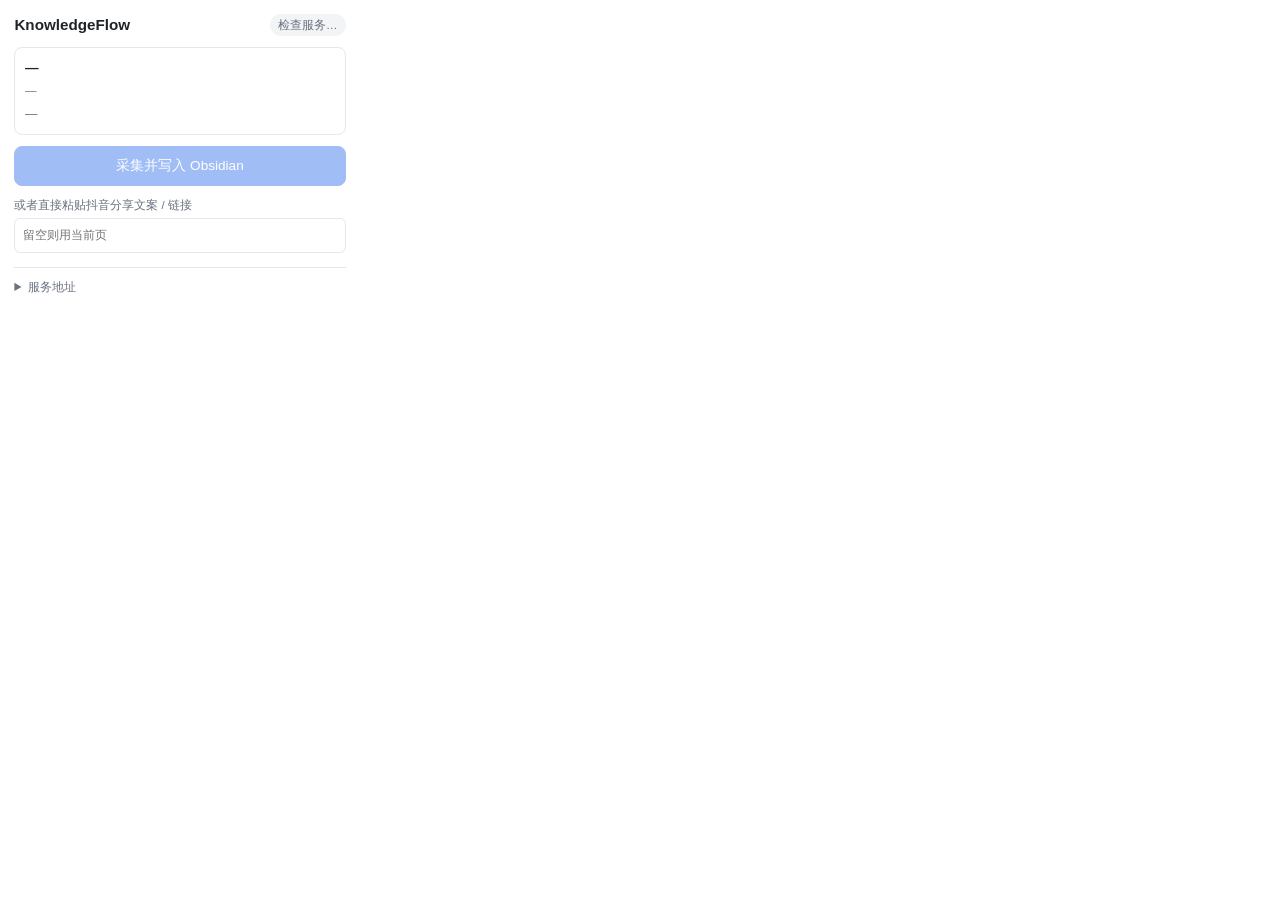
<file: extension/popup.html>
<!DOCTYPE html>
<html lang="zh-CN">
<head>
<meta charset="utf-8">
<title>KnowledgeFlow</title>
<link rel="stylesheet" href="popup.css">
</head>
<body>

<header>
  <h1>KnowledgeFlow</h1>
  <span id="status" class="chip">检查服务…</span>
</header>

<section class="page">
  <div id="page-title" class="page-title">—</div>
  <div id="page-url" class="page-url">—</div>
  <div id="verdict" class="verdict">—</div>
</section>

<div class="actions">
  <button id="btn-clip" type="button" disabled>采集并写入 Obsidian</button>
</div>

<label class="paste">
  或者直接粘贴抖音分享文案 / 链接
  <input id="paste-url" type="text" spellcheck="false" placeholder="留空则用当前页">
</label>

<div id="result" class="result hidden"></div>

<details class="settings">
  <summary>服务地址</summary>
  <label>
    <input id="api-base" type="text" spellcheck="false">
  </label>
  <div class="hint">
    默认 <code>http://127.0.0.1:8000</code>。改端口要同时改 <code>manifest.json</code>
    的 <code>host_permissions</code>，否则浏览器会拦掉请求。
  </div>
</details>

<script src="urlmatch.js"></script>
<script src="popup.js"></script>
</body>
</html>
</file>
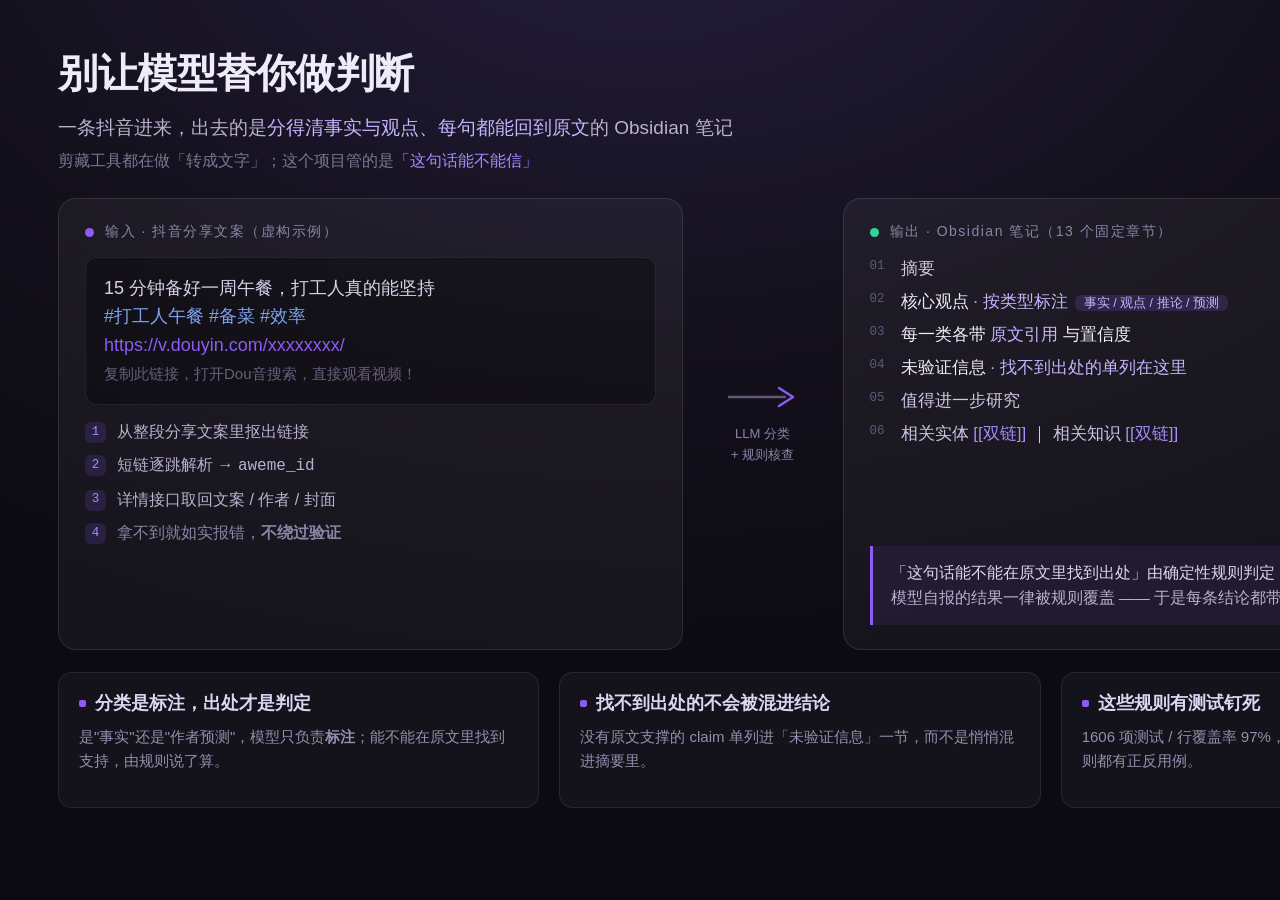
<file: docs/images/src/pipeline.html>
<!doctype html>
<html lang="zh-CN">
<head>
<meta charset="utf-8">
<!-- README 主图。定位打的是「可信度」而不是「搬运」：
     别的剪藏工具把视频变成文字，这里多做一步 —— 分清哪句能信。
     全部使用**虚构**博主与文案，真实短视频标题/作者名不进公开仓库。 -->
<style>
  * { margin: 0; padding: 0; box-sizing: border-box; }
  body {
    width: 1600px; height: 900px; overflow: hidden;
    font-family: -apple-system, "PingFang SC", "Helvetica Neue", sans-serif;
    background: radial-gradient(1200px 760px at 50% -12%, #241D3C 0%, #14111D 58%, #0C0A12 100%);
    color: #EFEBF8; padding: 46px 58px 34px; display: flex; flex-direction: column;
  }
  h1 { font-size: 40px; font-weight: 600; letter-spacing: -.5px; }
  h1 em { color: #C4B5FD; font-style: normal; }
  .sub { margin-top: 14px; font-size: 19px; color: #B9B1CE; }
  .kicker { margin-top: 10px; font-size: 16px; color: #7C7593; }
  .kicker b { color: #A78BFA; font-weight: 500; }

  .stage { display: grid; grid-template-columns: 1fr 112px 1.12fr; gap: 24px; height: 452px; margin-top: 26px; }

  .card {
    border-radius: 18px; padding: 24px 26px;
    background: rgba(255,255,255,.045); border: 1px solid rgba(255,255,255,.10);
    display: flex; flex-direction: column; overflow: hidden;
  }
  .card-head { display: flex; align-items: center; gap: 11px; font-size: 14px; letter-spacing: 1.5px; color: #8B84A6; }
  .dot { width: 9px; height: 9px; border-radius: 50%; background: #8B5CF6; flex: none; }
  .dot.out { background: #34D399; }

  /* 左：输入 */
  .share {
    margin-top: 16px; padding: 16px 18px; border-radius: 12px;
    background: rgba(0,0,0,.32); border: 1px solid rgba(255,255,255,.08);
    font-size: 18px; line-height: 1.58; color: #D8D2E8;
  }
  .share .hash { color: #7DA2F0; }
  .share .link { color: #8B5CF6; }
  .share .tail { color: #665F7C; font-size: 15px; }
  .steps { margin-top: 16px; display: flex; flex-direction: column; gap: 11px; }
  .step { display: flex; gap: 11px; font-size: 16px; color: #B9B1CE; line-height: 1.4; }
  .step .no {
    flex: none; width: 21px; height: 21px; border-radius: 6px; margin-top: 1px;
    background: rgba(139,92,246,.16); color: #A78BFA;
    font-size: 12.5px; font-family: ui-monospace, Menlo, monospace;
    display: flex; align-items: center; justify-content: center;
  }
  .step.warn { color: #8B84A6; }

  /* 中：箭头 */
  .arrow { display: flex; flex-direction: column; align-items: center; justify-content: center; gap: 13px; }
  .arrow svg { width: 72px; height: 28px; }
  .arrow .label { font-size: 13px; color: #8B84A6; text-align: center; line-height: 1.6; }

  /* 右：输出 */
  .secs { margin-top: 16px; display: flex; flex-direction: column; gap: 10px; }
  .sec { display: flex; gap: 11px; font-size: 17px; color: #CFC7E4; }
  .sec .no { flex: none; width: 20px; color: #5F5878; font-size: 12.5px; font-family: ui-monospace, Menlo, monospace; padding-top: 2px; }
  .sec em { color: #A78BFA; font-style: normal; }
  .sec.hi { color: #EFEBF8; }
  .sec.hi em { color: #C4B5FD; }
  .pill { margin-left: 7px; padding: 1px 9px; border-radius: 6px; font-size: 12.5px; background: rgba(139,92,246,.18); color: #C4B5FD; }
  .quote {
    margin-top: auto; padding: 14px 18px; border-left: 3px solid #8B5CF6;
    background: rgba(139,92,246,.09); border-radius: 0 10px 10px 0;
    font-size: 15.5px; line-height: 1.65; color: #B9B1CE;
  }
  .quote b { color: #DDD6F3; font-weight: 500; }

  /* 底部：三个机制 */
  .strip { display: grid; grid-template-columns: repeat(3, 1fr); gap: 20px; margin-top: 22px; height: 136px; }
  .mini {
    border-radius: 14px; padding: 18px 20px;
    background: rgba(255,255,255,.035); border: 1px solid rgba(255,255,255,.085);
  }
  .mini h3 { font-size: 17.5px; font-weight: 600; color: #DDD6F3; display: flex; align-items: center; gap: 9px; }
  .mini h3::before { content: ""; width: 7px; height: 7px; border-radius: 2px; background: #8B5CF6; }
  .mini p { margin-top: 10px; font-size: 15px; line-height: 1.62; color: #968EAE; }
  .mini code {
    font-family: ui-monospace, Menlo, monospace; font-size: 13.5px;
    background: rgba(255,255,255,.07); padding: 1px 7px; border-radius: 5px; color: #C4B5FD;
  }
</style>
</head>
<body>
  <h1>别让模型替你做判断</h1>
  <div class="sub">一条抖音进来，出去的是<em style="color:#C4B5FD;font-style:normal">分得清事实与观点、每句都能回到原文</em>的 Obsidian 笔记</div>
  <div class="kicker">剪藏工具都在做「转成文字」；这个项目管的是<b>「这句话能不能信」</b></div>

  <div class="stage">
    <!-- 输入 -->
    <div class="card">
      <div class="card-head"><span class="dot"></span> 输入 · 抖音分享文案（虚构示例）</div>
      <div class="share">
        15 分钟备好一周午餐，打工人真的能坚持<br>
        <span class="hash">#打工人午餐 #备菜 #效率</span><br>
        <span class="link">https://v.douyin.com/xxxxxxxx/</span><br>
        <span class="tail">复制此链接，打开Dou音搜索，直接观看视频！</span>
      </div>
      <div class="steps">
        <div class="step"><span class="no">1</span><span>从整段分享文案里抠出链接</span></div>
        <div class="step"><span class="no">2</span><span>短链逐跳解析 → <code>aweme_id</code></span></div>
        <div class="step"><span class="no">3</span><span>详情接口取回文案 / 作者 / 封面</span></div>
        <div class="step warn"><span class="no">4</span><span>拿不到就如实报错，<b>不绕过验证</b></span></div>
      </div>
    </div>

    <!-- 箭头 -->
    <div class="arrow">
      <svg viewBox="0 0 72 28" fill="none">
        <path d="M2 14h56" stroke="#5F5878" stroke-width="2.5" stroke-linecap="round"/>
        <path d="M52 5l14 9-14 9" stroke="#8B5CF6" stroke-width="2.5" stroke-linecap="round" stroke-linejoin="round"/>
      </svg>
      <div class="label">LLM 分类<br>+ 规则核查</div>
    </div>

    <!-- 输出 -->
    <div class="card">
      <div class="card-head"><span class="dot out"></span> 输出 · Obsidian 笔记（13 个固定章节）</div>
      <div class="secs">
        <div class="sec"><span class="no">01</span><span>摘要</span></div>
        <div class="sec hi"><span class="no">02</span><span>核心观点 <em>· 按类型标注</em><span class="pill">事实 / 观点 / 推论 / 预测</span></span></div>
        <div class="sec hi"><span class="no">03</span><span>每一类各带 <em>原文引用</em> 与置信度</span></div>
        <div class="sec hi"><span class="no">04</span><span>未验证信息 <em>· 找不到出处的单列在这里</em></span></div>
        <div class="sec"><span class="no">05</span><span>值得进一步研究</span></div>
        <div class="sec"><span class="no">06</span><span>相关实体 <em>[[双链]]</em> ｜ 相关知识 <em>[[双链]]</em></span></div>
      </div>
      <div class="quote">
        <b>「这句话能不能在原文里找到出处」由确定性规则判定</b>，<br>
        模型自报的结果一律被规则覆盖 —— 于是每条结论都带得回原文。
      </div>
    </div>
  </div>

  <div class="strip">
    <div class="mini">
      <h3>分类是标注，出处才是判定</h3>
      <p>是"事实"还是"作者预测"，模型只负责<b>标注</b>；能不能在原文里找到支持，由规则说了算。</p>
    </div>
    <div class="mini">
      <h3>找不到出处的不会被混进结论</h3>
      <p>没有原文支撑的 claim 单列进「未验证信息」一节，而不是悄悄混进摘要里。</p>
    </div>
    <div class="mini">
      <h3>这些规则有测试钉死</h3>
      <p>1606 项测试 / 行覆盖率 97%，全程离线跑（Mock LLM），每条规则都有正反用例。</p>
    </div>
  </div>
</body>
</html>
</file>
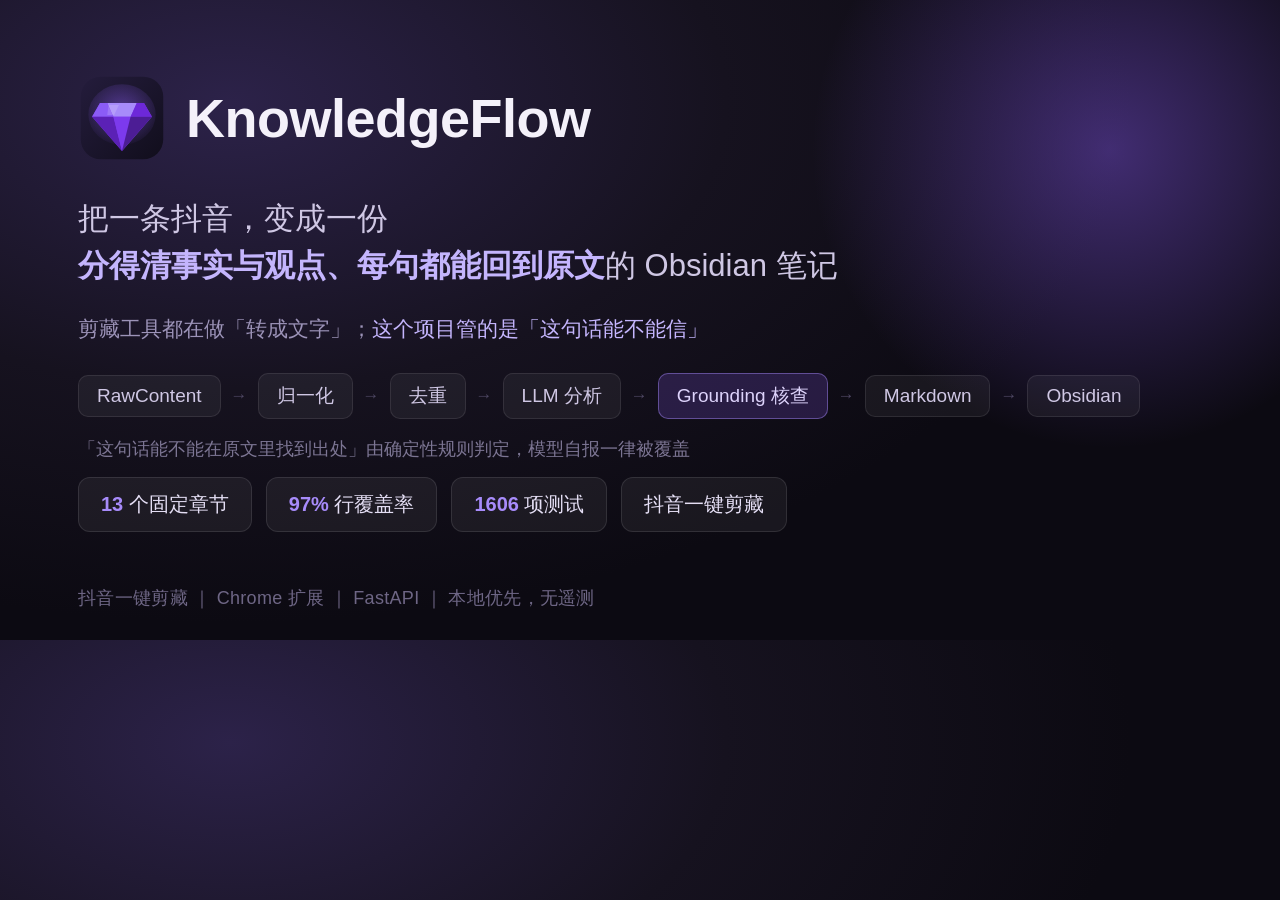
<file: docs/images/src/social-preview.html>
<!doctype html>
<html lang="zh-CN">
<head>
<meta charset="utf-8">
<!-- GitHub「Social preview」用图（1280×640）。发到微信/飞书/X 时的分享卡片就是它。 -->
<style>
  * { margin: 0; padding: 0; box-sizing: border-box; }
  body {
    width: 1280px; height: 640px; overflow: hidden;
    font-family: -apple-system, "PingFang SC", "Helvetica Neue", sans-serif;
    color: #F4F1FA;
    background: radial-gradient(900px 520px at 18% 16%, #2C2249 0%, #16121F 55%, #0C0A12 100%);
    position: relative;
  }
  /* 右上角一团紫光，和扩展图标同一套色 */
  body::after {
    content: ""; position: absolute; right: -140px; top: -160px;
    width: 620px; height: 620px; border-radius: 50%;
    background: radial-gradient(circle, rgba(139,92,246,.42) 0%, rgba(139,92,246,0) 68%);
  }
  .wrap { position: relative; z-index: 1; padding: 74px 78px; height: 100%; display: flex; flex-direction: column; }

  .brand { display: flex; align-items: center; gap: 20px; }
  .brand svg { width: 88px; height: 88px; }
  .brand h1 { font-size: 54px; font-weight: 600; letter-spacing: -.5px; }

  .pitch { margin-top: 34px; font-size: 31px; line-height: 1.5; color: #CFC7E4; font-weight: 400; }
  .pitch b { color: #C4B5FD; font-weight: 600; }

  .stats { margin-top: auto; margin-bottom: 34px; display: flex; gap: 14px; }
  .stat {
    padding: 13px 22px; border-radius: 12px; font-size: 20px;
    background: rgba(255,255,255,.055); border: 1px solid rgba(255,255,255,.10);
    color: #E4DEF4;
  }
  .stat b { color: #A78BFA; font-weight: 600; }

  .flow {
    position: absolute; left: 78px; right: 78px; bottom: 30px;
    font-size: 18px; color: #6E6685; letter-spacing: .3px;
  }

  /* 中间：主链路的流程链，用来把版面撑起来（顺便说明架构） */
  .kicker { margin-top: 26px; font-size: 21px; color: #9C93B8; }
  .kicker b { color: #C4B5FD; font-weight: 500; }

  .chain { margin-top: 30px; display: flex; align-items: center; flex-wrap: wrap; gap: 10px; }
  .node {
    padding: 9px 18px; border-radius: 10px; font-size: 19px;
    background: rgba(255,255,255,.05); border: 1px solid rgba(255,255,255,.09);
    color: #CFC7E4;
  }
  .node.hl { background: rgba(139,92,246,.20); border-color: rgba(167,139,250,.45); color: #DDD3FB; }
  .sep { color: #4E4763; font-size: 17px; }
  .chain-note { margin-top: 18px; font-size: 18px; color: #7C7593; }
</style>
</head>
<body>
<div class="wrap">
  <div class="brand">
    <svg xmlns="http://www.w3.org/2000/svg" viewBox="0 0 512 512">
      <defs>
        <linearGradient id="bg" x1="0" y1="0" x2="1" y2="1">
          <stop offset="0" stop-color="#241C3C"/><stop offset="1" stop-color="#110E1C"/>
        </linearGradient>
        <radialGradient id="glow" cx="0.5" cy="0.44" r="0.62">
          <stop offset="0" stop-color="#8B5CF6" stop-opacity="0.5"/>
          <stop offset="1" stop-color="#8B5CF6" stop-opacity="0"/>
        </radialGradient>
      </defs>
      <rect x="16" y="16" width="480" height="480" rx="116" fill="url(#bg)"/>
      <ellipse cx="256" cy="236" rx="196" ry="176" fill="url(#glow)"/>
      <polygon points="128,168 384,168 430,248 256,448 82,248" fill="#7C3AED"/>
      <polygon points="170,168 342,168 306,248 206,248" fill="#A78BFA"/>
      <polygon points="128,168 170,168 206,248 82,248" fill="#8B5CF6"/>
      <polygon points="384,168 342,168 306,248 430,248" fill="#6D28D9"/>
      <polygon points="82,248 206,248 256,448" fill="#5B21B6"/>
      <polygon points="206,248 306,248 256,448" fill="#7C3AED"/>
      <polygon points="306,248 430,248 256,448" fill="#4C1D95"/>
      <polygon points="178,180 238,180 210,238 170,238" fill="#FFFFFF" opacity="0.16"/>
    </svg>
    <h1>KnowledgeFlow</h1>
  </div>

  <div class="pitch">
    把一条抖音，变成一份<br>
    <b>分得清事实与观点、每句都能回到原文</b>的 Obsidian 笔记
  </div>

  <div class="kicker">剪藏工具都在做「转成文字」；<b>这个项目管的是「这句话能不能信」</b></div>

  <div class="chain">
    <span class="node">RawContent</span><span class="sep">→</span>
    <span class="node">归一化</span><span class="sep">→</span>
    <span class="node">去重</span><span class="sep">→</span>
    <span class="node">LLM 分析</span><span class="sep">→</span>
    <span class="node hl">Grounding 核查</span><span class="sep">→</span>
    <span class="node">Markdown</span><span class="sep">→</span>
    <span class="node">Obsidian</span>
  </div>
  <div class="chain-note">「这句话能不能在原文里找到出处」由确定性规则判定，模型自报一律被覆盖</div>

  <div class="stats">
    <div class="stat"><b>13</b> 个固定章节</div>
    <div class="stat"><b>97%</b> 行覆盖率</div>
    <div class="stat"><b>1606</b> 项测试</div>
    <div class="stat">抖音一键剪藏</div>
  </div>

  <div class="flow">抖音一键剪藏 ｜ Chrome 扩展 ｜ FastAPI ｜ 本地优先，无遥测</div>
</div>
</body>
</html>
</file>
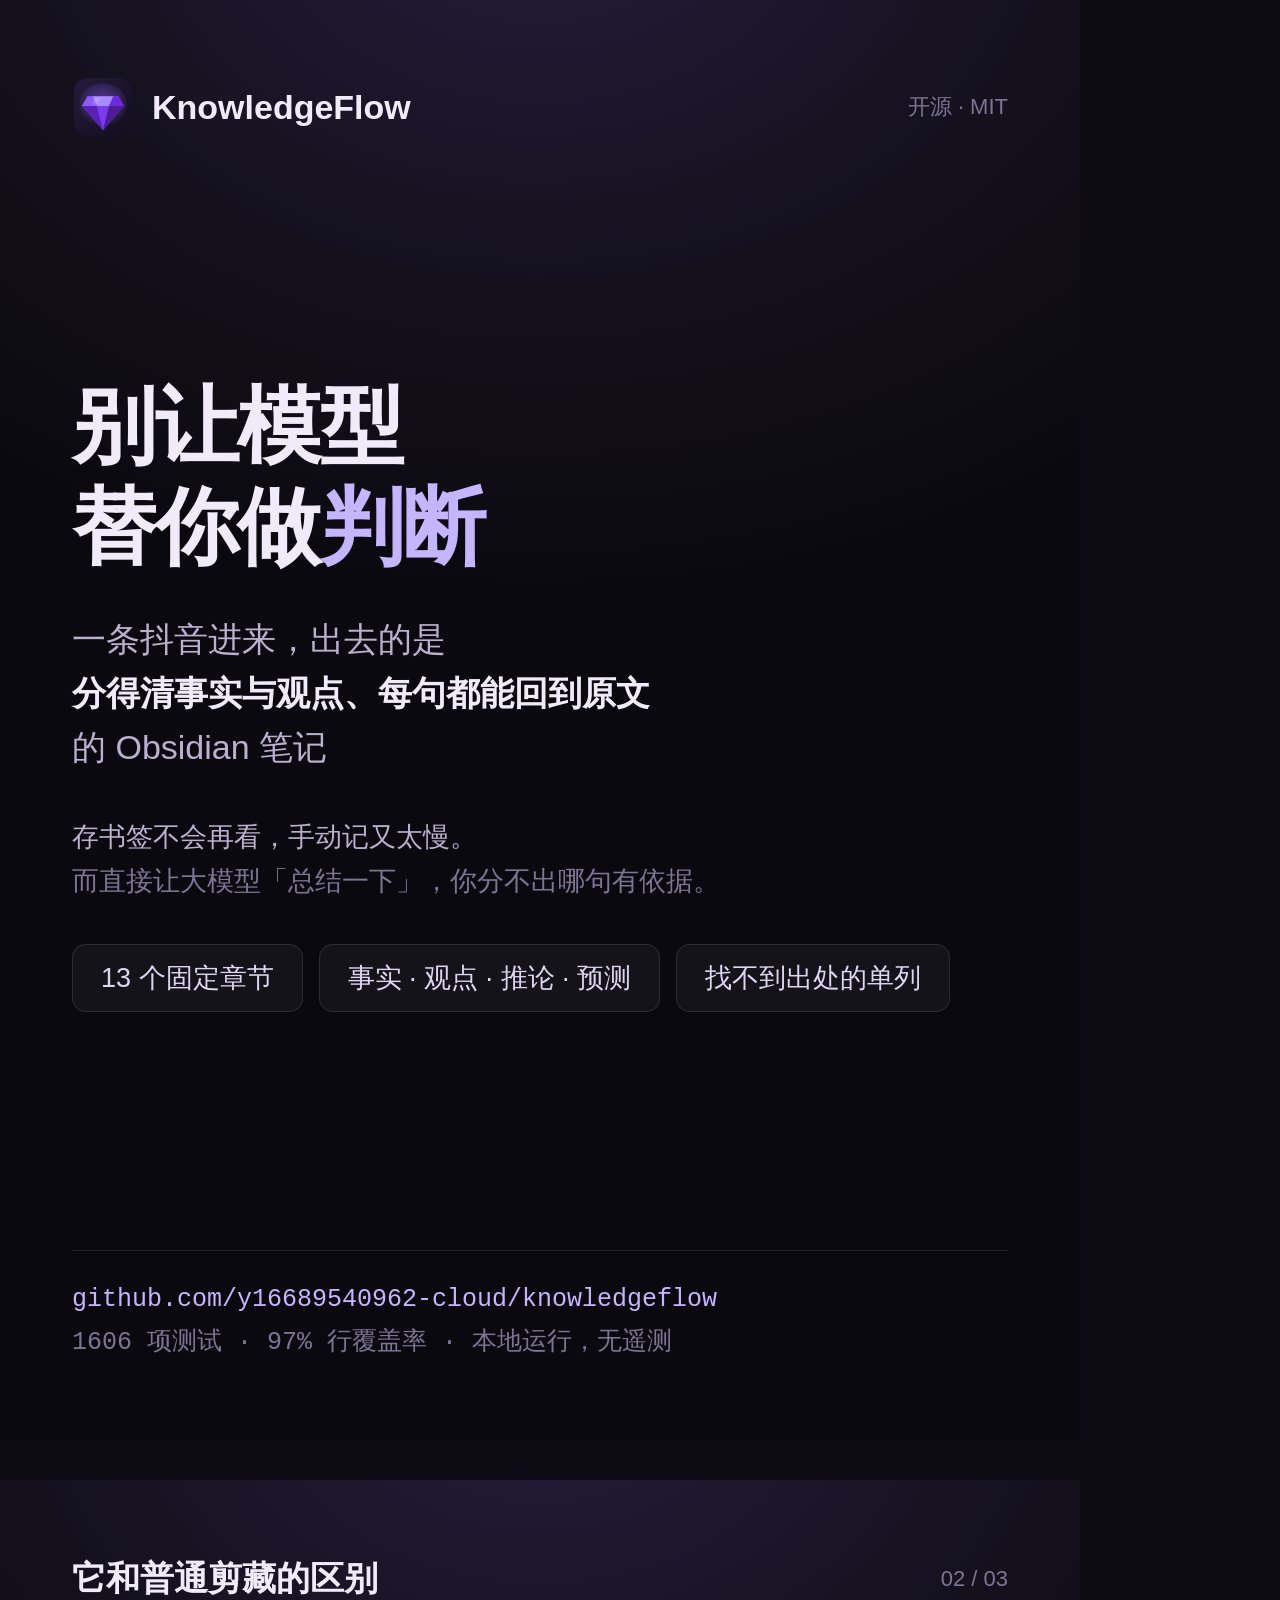
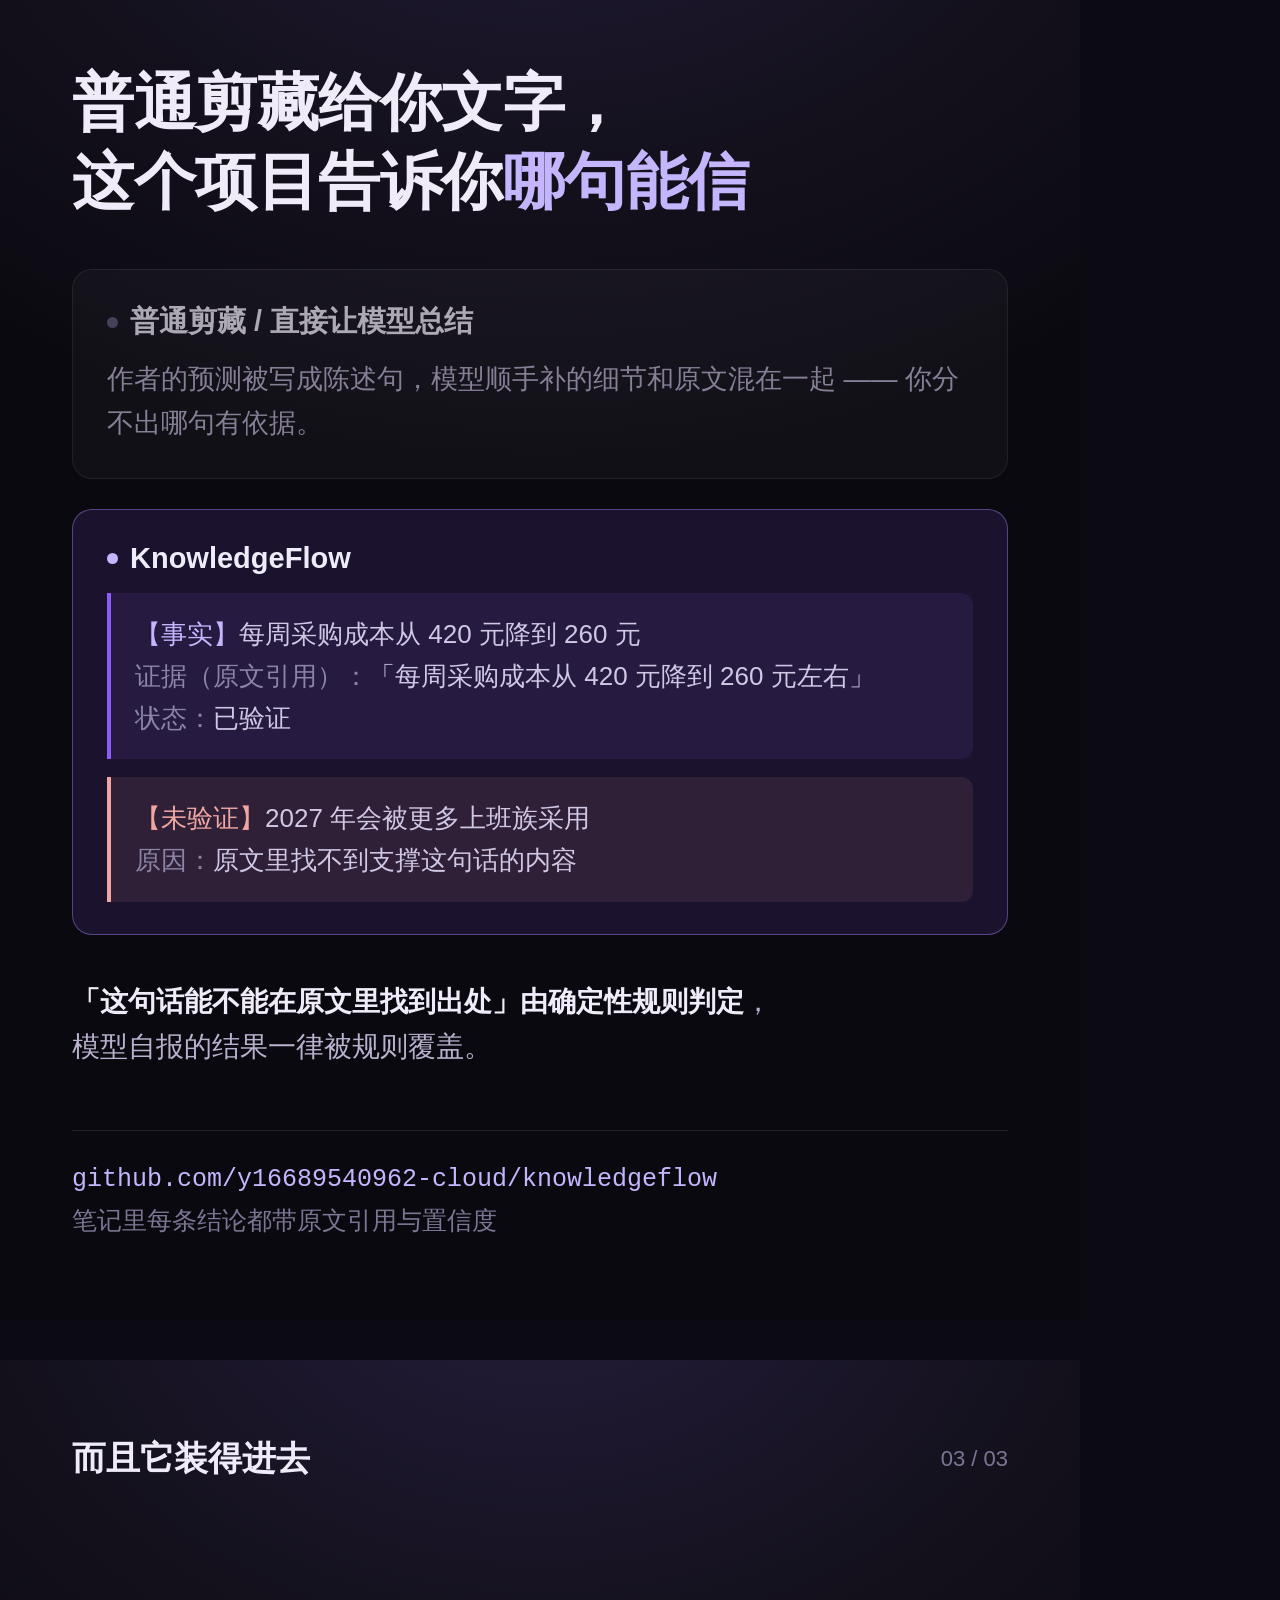
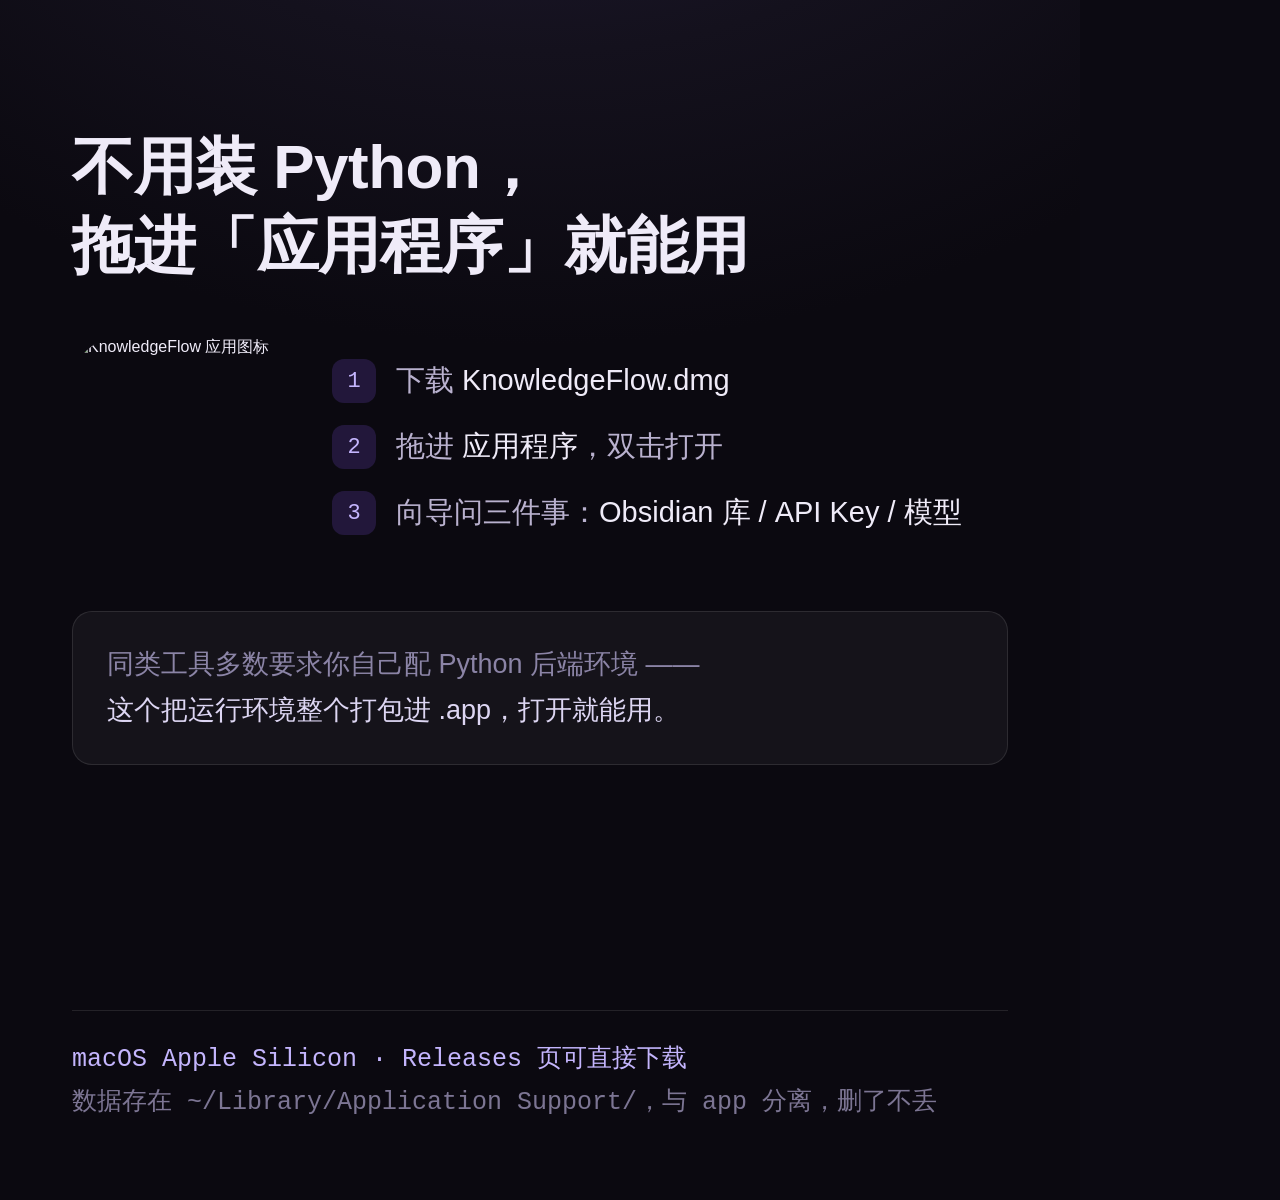
<file: docs/images/src/xhs-3up.html>
<!doctype html>
<html lang="zh-CN">
<head>
<meta charset="utf-8">
<!-- 小红书竖版三图（3:4 · 1080×1440）。**重新排版**，不是把横版社交卡裁一刀。
     内容竖直居中的原因：全部顶头排会让底部空一大块（第一版就是这样，很业余）。
     全部使用虚构示例数据；文案与仓库口径同一句。 -->
<style>
  * { margin: 0; padding: 0; box-sizing: border-box; }
  :root {
    --ink: #EFEBF8; --soft: #B9B1CE; --mute: #7C7593; --dim: #5F5878;
    --purple: #8B5CF6; --purple-lt: #C4B5FD; --line: rgba(255,255,255,.10);
    --card: rgba(255,255,255,.045);
  }
  body { background: #0C0A12; font-family: -apple-system, "PingFang SC", "Helvetica Neue", sans-serif; }
  .slide {
    width: 1080px; height: 1440px; position: relative; overflow: hidden;
    background: radial-gradient(920px 700px at 50% -8%, #241D3C 0%, #14111D 58%, #0B0910 100%);
    color: var(--ink); padding: 76px 72px; display: flex; flex-direction: column;
  }
  .slide + .slide { margin-top: 40px; }

  /* 头尾固定，中间内容竖直居中 —— 这样上下留白对称，不会出现"底部一大块空" */
  .body { flex: 1; display: flex; flex-direction: column; justify-content: center; }

  .brand { display: flex; align-items: center; gap: 18px; flex: none; }
  .brand svg { width: 62px; height: 62px; }
  .brand b { font-size: 34px; font-weight: 600; }
  .brand span { margin-left: auto; font-size: 22px; color: var(--mute); }

  .hook { font-size: 84px; font-weight: 600; line-height: 1.2; letter-spacing: -1.5px; }
  .hook em { font-style: normal; color: var(--purple-lt); }
  .lede { margin-top: 34px; font-size: 34px; line-height: 1.6; color: var(--soft); }
  .lede b { color: var(--ink); font-weight: 600; }
  .pain { margin-top: 40px; font-size: 27px; line-height: 1.65; color: var(--mute); }
  .pain b { color: var(--soft); font-weight: 500; }

  .chips { display: flex; flex-wrap: wrap; gap: 16px; margin-top: 40px; }
  .chip {
    padding: 15px 28px; border-radius: 14px; font-size: 27px;
    background: var(--card); border: 1px solid var(--line); color: #DDD6F3;
  }

  .foot {
    flex: none; padding-top: 28px; border-top: 1px solid var(--line);
    font-size: 25px; color: var(--mute); line-height: 1.7;
    font-family: ui-monospace, Menlo, monospace;
  }
  .foot b { color: var(--purple-lt); font-weight: 500; }

  /* ---- 第 2 张：差异点 ---- */
  .vtitle { font-size: 62px; font-weight: 600; line-height: 1.28; letter-spacing: -.5px; }
  .vs { margin-top: 48px; display: flex; flex-direction: column; gap: 30px; }
  .box { border-radius: 20px; padding: 32px 34px; border: 1px solid var(--line); background: var(--card); }
  .box.bad { opacity: .7; }
  .box.good { border-color: rgba(167,139,250,.42); background: rgba(139,92,246,.13); }
  .box h3 { font-size: 29px; font-weight: 600; display: flex; align-items: center; gap: 12px; }
  .box h3 .dot { width: 11px; height: 11px; border-radius: 50%; background: var(--dim); flex: none; }
  .box.good h3 .dot { background: var(--purple-lt); }
  .box p { margin-top: 16px; font-size: 27px; line-height: 1.62; color: var(--soft); }
  .quote {
    margin-top: 18px; padding: 20px 24px; border-left: 4px solid var(--purple);
    background: rgba(139,92,246,.10); border-radius: 0 12px 12px 0;
    font-size: 26px; line-height: 1.62; color: #CFC7E4;
  }
  .quote .tag { color: var(--purple-lt); }
  .quote .miss { color: #F0A6A0; }
  .quote .lbl { color: #8B84A6; }
  .note { margin-top: 44px; font-size: 28px; color: var(--soft); line-height: 1.62; }
  .note b { color: var(--ink); }

  /* ---- 第 3 张：一键安装 ---- */
  .install { display: flex; align-items: center; gap: 40px; margin-top: 52px; }
  .appicon { width: 220px; height: 220px; flex: none; border-radius: 48px; }
  .steps { display: flex; flex-direction: column; gap: 22px; }
  .srow { display: flex; align-items: center; gap: 20px; font-size: 29px; color: var(--soft); }
  .srow .no {
    width: 44px; height: 44px; flex: none; border-radius: 12px; font-size: 22px;
    background: rgba(139,92,246,.18); color: var(--purple-lt);
    display: flex; align-items: center; justify-content: center;
    font-family: ui-monospace, Menlo, monospace;
  }
  .srow b { color: var(--ink); font-weight: 500; }
  .compare { margin-top: 54px; border-radius: 20px; padding: 30px 34px;
             border: 1px solid var(--line); background: var(--card); font-size: 27px; line-height: 1.7; color: var(--soft); }
  .compare .no-x { color: #8B84A6; }
  .compare .yes { color: #DDD6F3; }
</style>
</head>
<body>

<!-- ───────────── 图 1 · 封面 ───────────── -->
<div class="slide" id="s1">
  <div class="brand">
    <svg xmlns="http://www.w3.org/2000/svg" viewBox="0 0 512 512">
      <defs>
        <linearGradient id="g1" x1="0" y1="0" x2="1" y2="1">
          <stop offset="0" stop-color="#241C3C"/><stop offset="1" stop-color="#110E1C"/>
        </linearGradient>
        <radialGradient id="g2" cx="0.5" cy="0.44" r="0.62">
          <stop offset="0" stop-color="#8B5CF6" stop-opacity="0.5"/>
          <stop offset="1" stop-color="#8B5CF6" stop-opacity="0"/>
        </radialGradient>
      </defs>
      <rect x="16" y="16" width="480" height="480" rx="116" fill="url(#g1)"/>
      <ellipse cx="256" cy="236" rx="196" ry="176" fill="url(#g2)"/>
      <polygon points="128,168 384,168 430,248 256,448 82,248" fill="#7C3AED"/>
      <polygon points="170,168 342,168 306,248 206,248" fill="#A78BFA"/>
      <polygon points="128,168 170,168 206,248 82,248" fill="#8B5CF6"/>
      <polygon points="384,168 342,168 306,248 430,248" fill="#6D28D9"/>
      <polygon points="82,248 206,248 256,448" fill="#5B21B6"/>
      <polygon points="206,248 306,248 256,448" fill="#7C3AED"/>
      <polygon points="306,248 430,248 256,448" fill="#4C1D95"/>
      <polygon points="178,180 238,180 210,238 170,238" fill="#FFFFFF" opacity="0.16"/>
    </svg>
    <b>KnowledgeFlow</b>
    <span>开源 · MIT</span>
  </div>

  <div class="body">
    <div class="hook">别让模型<br>替你做<em>判断</em></div>

    <div class="lede">
      一条抖音进来，出去的是<br>
      <b>分得清事实与观点、每句都能回到原文</b><br>
      的 Obsidian 笔记
    </div>

    <div class="pain">
      <b>存书签不会再看，手动记又太慢。</b><br>
      而直接让大模型「总结一下」，你分不出哪句有依据。
    </div>

    <div class="chips">
      <div class="chip">13 个固定章节</div>
      <div class="chip">事实 · 观点 · 推论 · 预测</div>
      <div class="chip">找不到出处的单列</div>
    </div>
  </div>

  <div class="foot">
    <b>github.com/y16689540962-cloud/knowledgeflow</b><br>
    1606 项测试 · 97% 行覆盖率 · 本地运行，无遥测
  </div>
</div>

<!-- ───────────── 图 2 · 差异点 ───────────── -->
<div class="slide" id="s2">
  <div class="brand">
    <b>它和普通剪藏的区别</b>
    <span>02 / 03</span>
  </div>

  <div class="body">
    <div class="vtitle">普通剪藏给你文字，<br>这个项目告诉你<em style="color:#C4B5FD;font-style:normal">哪句能信</em></div>

    <div class="vs">
      <div class="box bad">
        <h3><span class="dot"></span> 普通剪藏 / 直接让模型总结</h3>
        <p>作者的预测被写成陈述句，模型顺手补的细节和原文混在一起 —— 你分不出哪句有依据。</p>
      </div>

      <div class="box good">
        <h3><span class="dot"></span> KnowledgeFlow</h3>
        <div class="quote">
          <span class="tag">【事实】</span>每周采购成本从 420 元降到 260 元<br>
          <span class="lbl">证据（原文引用）：</span>「每周采购成本从 420 元降到 260 元左右」<br>
          <span class="lbl">状态：</span>已验证
        </div>
        <div class="quote" style="border-left-color:#F0A6A0;background:rgba(240,166,160,.09)">
          <span class="miss">【未验证】</span>2027 年会被更多上班族采用<br>
          <span class="lbl">原因：</span>原文里找不到支撑这句话的内容
        </div>
      </div>
    </div>

    <div class="note">
      <b>「这句话能不能在原文里找到出处」由确定性规则判定</b>，<br>
      模型自报的结果一律被规则覆盖。
    </div>
  </div>

  <div class="foot">
    <b>github.com/y16689540962-cloud/knowledgeflow</b><br>
    笔记里每条结论都带原文引用与置信度
  </div>
</div>

<!-- ───────────── 图 3 · 一键安装 ───────────── -->
<div class="slide" id="s3">
  <div class="brand">
    <b>而且它装得进去</b>
    <span>03 / 03</span>
  </div>

  <div class="body">
    <div class="vtitle">不用装 Python，<br>拖进「应用程序」就能用</div>

    <div class="install">
      <img class="appicon" id="appicon" alt="KnowledgeFlow 应用图标">
      <div class="steps">
        <div class="srow"><span class="no">1</span><span>下载 <b>KnowledgeFlow.dmg</b></span></div>
        <div class="srow"><span class="no">2</span><span>拖进 <b>应用程序</b>，双击打开</span></div>
        <div class="srow"><span class="no">3</span><span>向导问三件事：<b>Obsidian 库 / API Key / 模型</b></span></div>
      </div>
    </div>

    <div class="compare">
      <span class="no-x">同类工具多数要求你自己配 Python 后端环境 ——</span><br>
      <span class="yes">这个把运行环境整个打包进 .app，打开就能用。</span>
    </div>
  </div>

  <div class="foot">
    <b>macOS Apple Silicon · Releases 页可直接下载</b><br>
    数据存在 ~/Library/Application Support/，与 app 分离，删了不丢
  </div>
</div>

<script>
  // 第 3 张嵌真实的 1024px 应用图标（file:// 绝对路径，避免复制一份导致两处漂移）
  const p = new URLSearchParams(location.search).get("icon");
  if (p) document.getElementById("appicon").src = p;
</script>
</body>
</html>
</file>
<file: extension/popup.css>
/* KnowledgeFlow Chrome 扩展 —— 零构建原生 CSS（与 app/web 同一套令牌思路）。 */

:root {
  --bg: #ffffff;
  --text: #1f2328;
  --muted: #6b7280;
  --border: #e5e7eb;
  --chip: #f3f4f6;
  --accent: #2f6feb;
  --ok: #1a7f4b;
  --bad: #b3261e;
  --warn: #9a6a00;
}

* { box-sizing: border-box; }

body {
  width: 360px;
  margin: 0;
  padding: .8rem .9rem 1rem;
  font: 13px/1.6 -apple-system, "PingFang SC", "Helvetica Neue", sans-serif;
  color: var(--text);
  background: var(--bg);
}

header {
  display: flex;
  align-items: center;
  justify-content: space-between;
  gap: .5rem;
  margin-bottom: .6rem;
}

h1 { margin: 0; font-size: .95rem; }

.chip {
  padding: .1rem .5rem;
  border-radius: 999px;
  background: var(--chip);
  color: var(--muted);
  font-size: .72rem;
  white-space: nowrap;
}
.chip.ok { background: rgba(26,127,75,.12); color: var(--ok); }
.chip.bad { background: rgba(179,38,30,.12); color: var(--bad); }

.page {
  padding: .55rem .6rem;
  border: 1px solid var(--border);
  border-radius: 8px;
  margin-bottom: .7rem;
}

.page-title {
  font-size: .85rem;
  font-weight: 600;
  overflow: hidden;
  text-overflow: ellipsis;
  white-space: nowrap;
}

.page-url {
  margin-top: .15rem;
  font-size: .72rem;
  color: var(--muted);
  overflow: hidden;
  text-overflow: ellipsis;
  white-space: nowrap;
}

.verdict {
  margin-top: .4rem;
  font-size: .78rem;
  color: var(--muted);
}
.verdict.ok { color: var(--ok); }
.verdict.bad { color: var(--bad); }

.paste {
  display: block;
  margin: .6rem 0 0;
  font-size: .72rem;
  color: var(--muted);
}
.paste input {
  width: 100%;
  margin-top: .25rem;
  padding: .4rem .5rem;
  border: 1px solid var(--border);
  border-radius: 6px;
  font: inherit;
  font-size: .78rem;
  color: var(--text);
}

.actions { display: flex; }

button {
  flex: 1;
  padding: .5rem .8rem;
  border-radius: 8px;
  border: 1px solid var(--accent);
  background: var(--accent);
  color: #fff;
  font: inherit;
  font-size: .85rem;
  cursor: pointer;
}
button:disabled { opacity: .45; cursor: default; }

.result {
  margin-top: .8rem;
  padding-top: .7rem;
  border-top: 1px dashed var(--border);
  font-size: .78rem;
}

.badge {
  display: inline-block;
  padding: .1rem .5rem;
  border-radius: 6px;
  font-weight: 600;
}
.badge.completed { background: rgba(26,127,75,.14); color: var(--ok); }
.badge.duplicate { background: rgba(154,106,0,.14); color: var(--warn); }
.badge.failed { background: rgba(179,38,30,.14); color: var(--bad); }

dl.kv {
  margin: .5rem 0 0;
  display: grid;
  grid-template-columns: auto 1fr;
  gap: .1rem .6rem;
}
dl.kv dt { color: var(--muted); }
dl.kv dd {
  margin: 0;
  overflow: hidden;
  text-overflow: ellipsis;
  white-space: nowrap;
}

.error-box {
  margin-top: .4rem;
  padding: .4rem .5rem;
  border-radius: 6px;
  background: rgba(179,38,30,.1);
  color: var(--bad);
  word-break: break-all;
}

.settings {
  margin-top: .9rem;
  border-top: 1px solid var(--border);
  padding-top: .6rem;
  font-size: .78rem;
  color: var(--muted);
}
.settings summary { cursor: pointer; }
.settings input {
  width: 100%;
  margin-top: .4rem;
  padding: .35rem .45rem;
  border: 1px solid var(--border);
  border-radius: 6px;
  font: inherit;
  font-size: .78rem;
  color: var(--text);
}
.settings code {
  background: var(--chip);
  padding: .05rem .25rem;
  border-radius: 4px;
}
.hint { margin-top: .35rem; line-height: 1.7; }

.hidden { display: none; }
</file>
